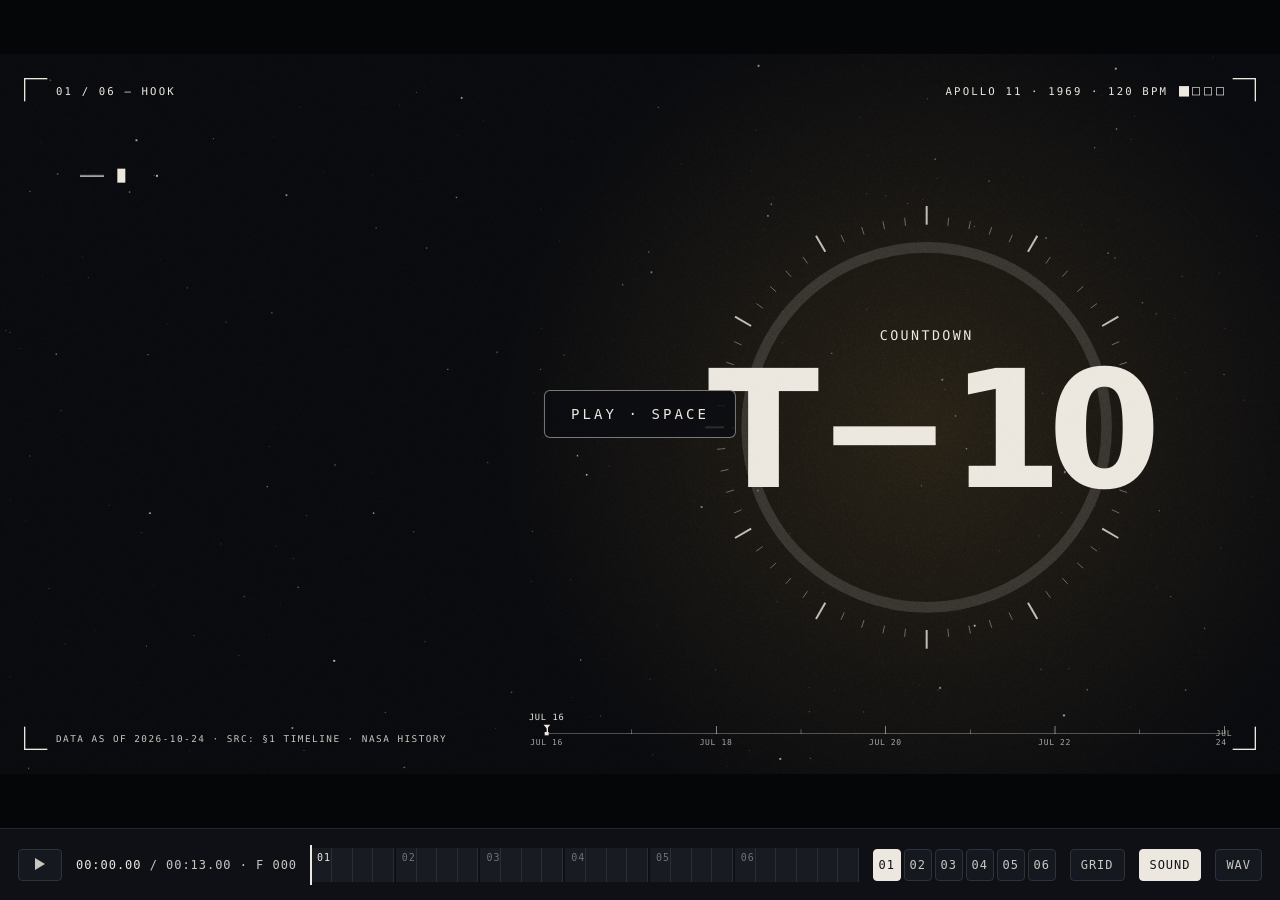
<file: 5. Apollo-11 Motion/index.html>
<!doctype html>
<html lang="ko">
<head>
  <meta charset="utf-8">
  <meta name="viewport" content="width=device-width, initial-scale=1">
  <title>Apollo 11 · 1969 · Motion Graphic</title>
  <meta name="description" content="13초, 120 BPM 데이터 모션그래픽 예시. Apollo 11 미션 데이터셋 기반.">
  <link rel="stylesheet" href="css/tokens.css">
  <link rel="stylesheet" href="css/stage.css">
  <link rel="stylesheet" href="css/hud.css">
  <link rel="stylesheet" href="css/scenes.css">
  <link rel="stylesheet" href="css/controls.css">
</head>
<body>
  <main id="viewport" aria-label="Apollo 11 1969 motion graphic">
    <div id="stage">
      <canvas id="starfield" width="1920" height="1080"></canvas>
      <div id="scenes"></div>
      <div id="transition-layer"></div>
      <div id="grain"></div>
      <div id="hud"></div>
      <div id="beatgrid" hidden></div>
    </div>
  </main>

  <div id="controls" role="toolbar" aria-label="Player controls"></div>

  <script defer src="js/core/util.js"></script>
  <script defer src="js/core/timeline.js"></script>
  <script defer src="js/data.js"></script>
  <script defer src="js/ui/components.js"></script>
  <script defer src="js/ui/vehicles.js"></script>
  <script defer src="js/fx/textures.js"></script>
  <script defer src="js/hud.js"></script>
  <script defer src="js/scenes/01-hook.js"></script>
  <script defer src="js/scenes/02-launch.js"></script>
  <script defer src="js/scenes/03-travel.js"></script>
  <script defer src="js/scenes/04-landing.js"></script>
  <script defer src="js/scenes/05-surface.js"></script>
  <script defer src="js/scenes/06-endcard.js"></script>
  <script defer src="js/transitions.js"></script>
  <script defer src="js/engine.js"></script>
  <script defer src="js/audio.js"></script>
  <script defer src="js/controls.js"></script>
  <script defer src="js/main.js"></script>
</body>
</html>
</file>
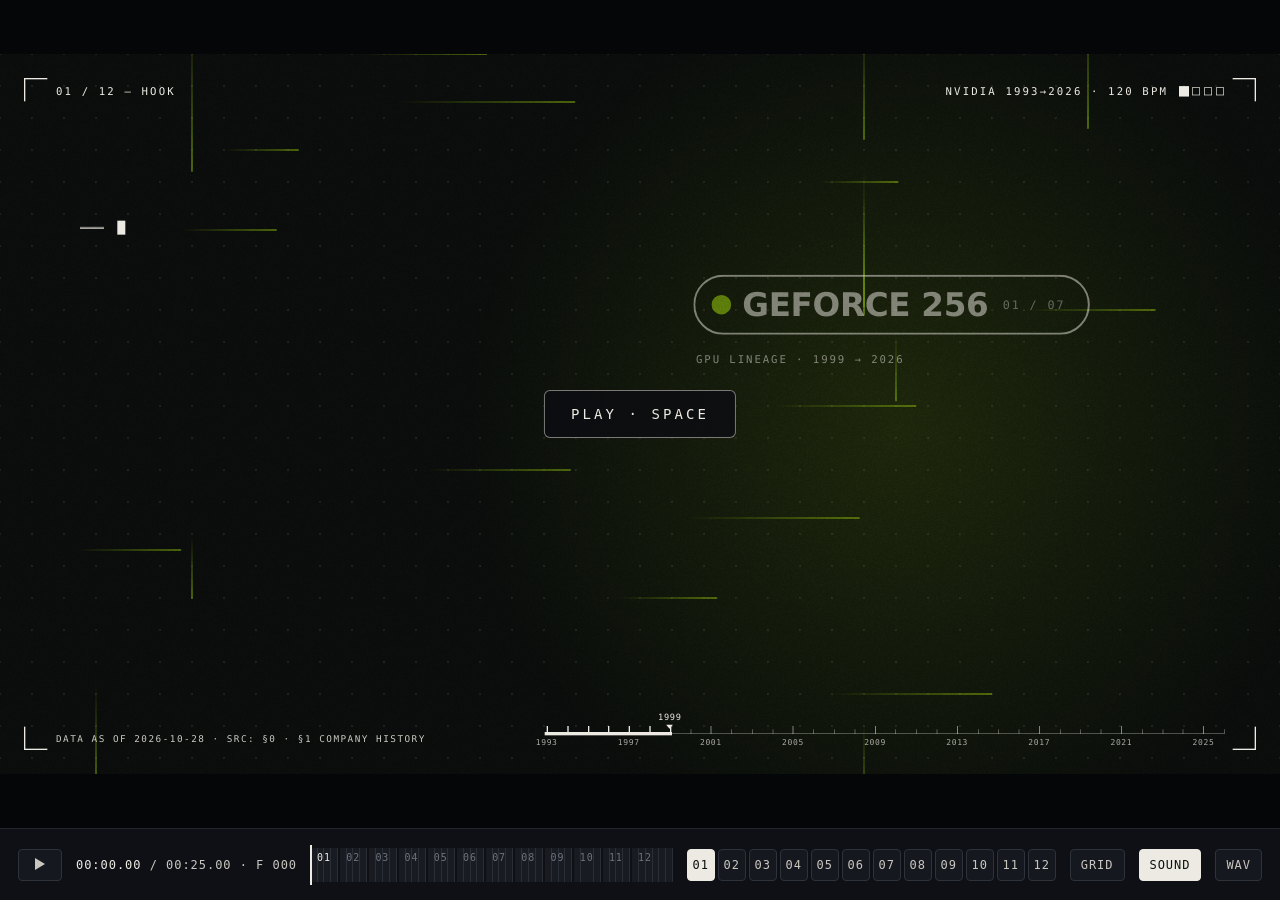
<file: 5. NVIDIA Motion/index.html>
<!doctype html>
<html lang="ko">
<head>
  <meta charset="utf-8">
  <meta name="viewport" content="width=device-width, initial-scale=1">
  <title>NVIDIA 1993—2026 · Motion Graphic</title>
  <meta name="description" content="25초, 120 BPM 데이터 모션그래픽. NVIDIA 1993–2026 데이터셋 기반.">
  <link rel="stylesheet" href="css/tokens.css">
  <link rel="stylesheet" href="css/stage.css">
  <link rel="stylesheet" href="css/hud.css">
  <link rel="stylesheet" href="css/scenes.css">
  <link rel="stylesheet" href="css/controls.css">
</head>
<body>
  <main id="viewport" aria-label="NVIDIA 1993—2026 motion graphic">
    <div id="stage">
      <canvas id="bgfx" width="1920" height="1080"></canvas>
      <div id="scenes"></div>
      <div id="transition-layer"></div>
      <div id="grain"></div>
      <div id="hud"></div>
      <div id="beatgrid" hidden></div>
    </div>
  </main>

  <div id="controls" role="toolbar" aria-label="Player controls"></div>

  <svg width="0" height="0" style="position:absolute" aria-hidden="true">
    <filter id="ch-r" color-interpolation-filters="sRGB"><feColorMatrix type="matrix" values="1 0 0 0 0  0 0 0 0 0  0 0 0 0 0  0 0 0 1 0"/></filter>
    <filter id="ch-g" color-interpolation-filters="sRGB"><feColorMatrix type="matrix" values="0 0 0 0 0  0 1 0 0 0  0 0 0 0 0  0 0 0 1 0"/></filter>
    <filter id="ch-b" color-interpolation-filters="sRGB"><feColorMatrix type="matrix" values="0 0 0 0 0  0 0 0 0 0  0 0 1 0 0  0 0 0 1 0"/></filter>
    <filter id="mblur" x="-10%" y="0" width="120%" height="100%"><feGaussianBlur id="mblur-k" stdDeviation="0 0"/></filter>
  </svg>

  <script defer src="js/core/util.js"></script>
  <script defer src="js/core/timeline.js"></script>
  <script defer src="js/data.js"></script>
  <script defer src="js/ui/components.js"></script>
  <script defer src="js/fx/textures.js"></script>
  <script defer src="js/hud.js"></script>
  <script defer src="js/scenes/01-hook.js"></script>
  <script defer src="js/scenes/02-ipo.js"></script>
  <script defer src="js/scenes/03-gpu.js"></script>
  <script defer src="js/scenes/04-cuda.js"></script>
  <script defer src="js/scenes/05-alexnet.js"></script>
  <script defer src="js/scenes/06-transistors.js"></script>
  <script defer src="js/scenes/07-datacenter.js"></script>
  <script defer src="js/scenes/08-revenue.js"></script>
  <script defer src="js/scenes/09-marketcap.js"></script>
  <script defer src="js/scenes/10-quarter.js"></script>
  <script defer src="js/scenes/11-montage.js"></script>
  <script defer src="js/scenes/12-endcard.js"></script>
  <script defer src="js/transitions.js"></script>
  <script defer src="js/engine.js"></script>
  <script defer src="js/audio.js"></script>
  <script defer src="js/controls.js"></script>
  <script defer src="js/main.js"></script>
</body>
</html>
</file>
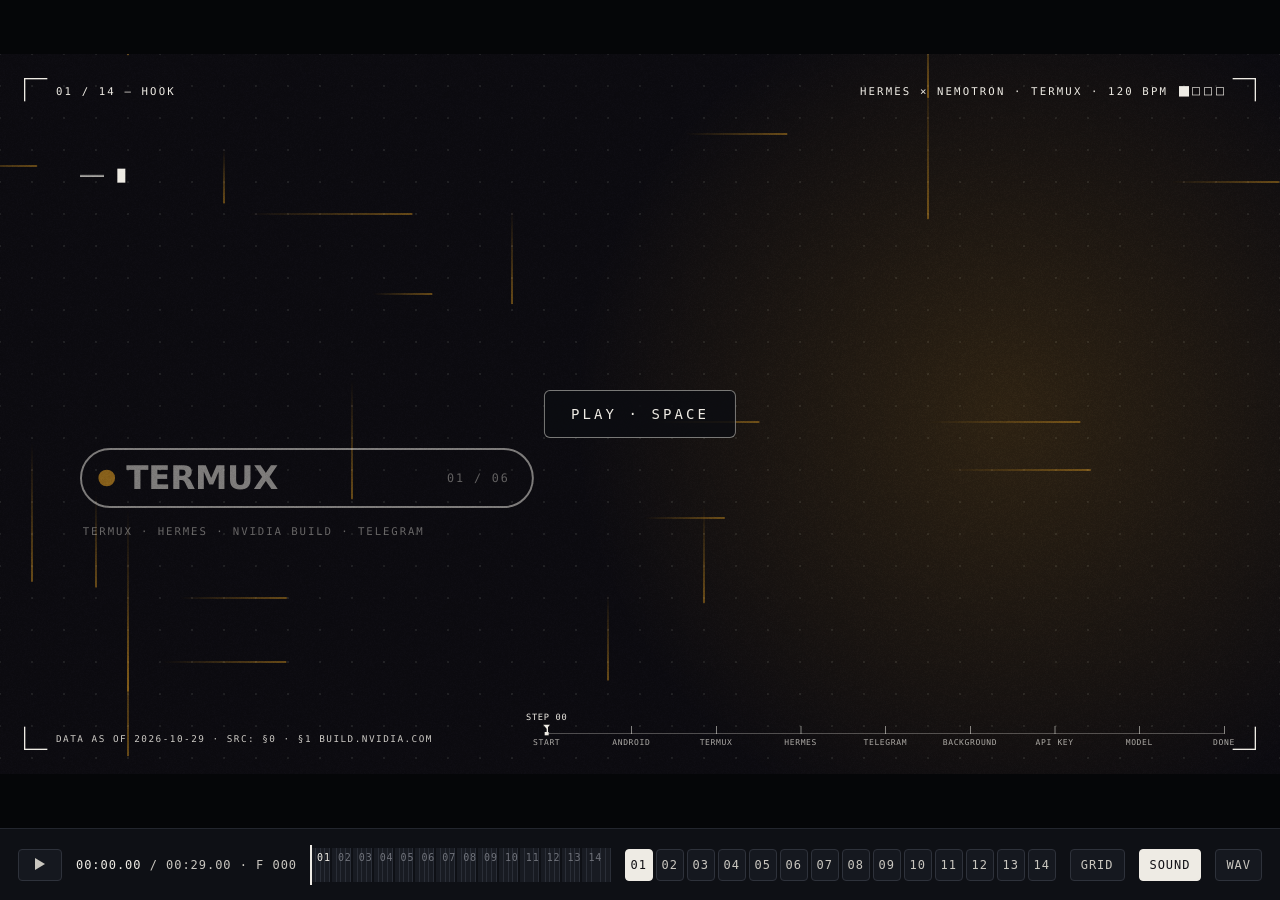
<file: 6. Hermes-Nemotron Motion/index.html>
<!doctype html>
<html lang="ko">
<head>
  <meta charset="utf-8">
  <meta name="viewport" content="width=device-width, initial-scale=1">
  <title>Hermes × Nemotron on Termux · Motion Graphic</title>
  <meta name="description" content="29초, 120 BPM 모션그래픽. 안드로이드 Termux에서 Hermes Agent와 Nemotron 3 Ultra 무료 API, 텔레그램으로 AI 자동화하기.">
  <link rel="stylesheet" href="css/tokens.css">
  <link rel="stylesheet" href="css/stage.css">
  <link rel="stylesheet" href="css/hud.css">
  <link rel="stylesheet" href="css/scenes.css">
  <link rel="stylesheet" href="css/controls.css">
</head>
<body>
  <main id="viewport" aria-label="Hermes × Nemotron on Termux motion graphic">
    <div id="stage">
      <canvas id="bgfx" width="1920" height="1080"></canvas>
      <div id="scenes"></div>
      <div id="transition-layer"></div>
      <div id="grain"></div>
      <div id="hud"></div>
      <div id="beatgrid" hidden></div>
    </div>
  </main>

  <div id="controls" role="toolbar" aria-label="Player controls"></div>

  <svg width="0" height="0" style="position:absolute" aria-hidden="true">
    <filter id="ch-r" color-interpolation-filters="sRGB"><feColorMatrix type="matrix" values="1 0 0 0 0  0 0 0 0 0  0 0 0 0 0  0 0 0 1 0"/></filter>
    <filter id="ch-g" color-interpolation-filters="sRGB"><feColorMatrix type="matrix" values="0 0 0 0 0  0 1 0 0 0  0 0 0 0 0  0 0 0 1 0"/></filter>
    <filter id="ch-b" color-interpolation-filters="sRGB"><feColorMatrix type="matrix" values="0 0 0 0 0  0 0 0 0 0  0 0 1 0 0  0 0 0 1 0"/></filter>
    <filter id="mblur" x="-10%" y="0" width="120%" height="100%"><feGaussianBlur id="mblur-k" stdDeviation="0 0"/></filter>
  </svg>

  <script defer src="js/core/util.js"></script>
  <script defer src="js/core/timeline.js"></script>
  <script defer src="js/data.js"></script>
  <script defer src="js/ui/components.js"></script>
  <script defer src="js/ui/devices.js"></script>
  <script defer src="js/fx/textures.js"></script>
  <script defer src="js/hud.js"></script>
  <script defer src="js/scenes/01-hook.js"></script>
  <script defer src="js/scenes/02-android.js"></script>
  <script defer src="js/scenes/03-termux.js"></script>
  <script defer src="js/scenes/04-install.js"></script>
  <script defer src="js/scenes/05-telegram.js"></script>
  <script defer src="js/scenes/06-gpt.js"></script>
  <script defer src="js/scenes/07-background.js"></script>
  <script defer src="js/scenes/08-key.js"></script>
  <script defer src="js/scenes/09-model.js"></script>
  <script defer src="js/scenes/10-free.js"></script>
  <script defer src="js/scenes/11-done.js"></script>
  <script defer src="js/scenes/12-skills.js"></script>
  <script defer src="js/scenes/13-montage.js"></script>
  <script defer src="js/scenes/14-endcard.js"></script>
  <script defer src="js/transitions.js"></script>
  <script defer src="js/engine.js"></script>
  <script defer src="js/audio.js"></script>
  <script defer src="js/controls.js"></script>
  <script defer src="js/main.js"></script>
</body>
</html>
</file>
<file: 5. Apollo-11 Motion/css/tokens.css>
/* Design tokens: palette, type stacks. Fonts resolve from the local system only (no network). */

@font-face {
  font-family: 'SX Display';
  src: local('Pretendard Black'), local('Pretendard-Black'), local('Pretendard Variable Black');
  font-weight: 900;
  font-style: normal;
}
@font-face {
  font-family: 'SX Display';
  src: local('Pretendard Bold'), local('Pretendard-Bold');
  font-weight: 700;
  font-style: normal;
}
@font-face {
  font-family: 'SX Mono';
  src: local('JetBrains Mono'), local('JetBrainsMono-Regular');
  font-weight: 400;
  font-style: normal;
}
@font-face {
  font-family: 'SX Mono';
  src: local('JetBrains Mono Bold'), local('JetBrainsMono-Bold');
  font-weight: 700;
  font-style: normal;
}

:root {
  --space: #0A0B0F;
  --red: #E4412B;
  --teal: #17707F;
  --paper: #ECE8DF;
  --gold: #E8B547;
  --ink: #121316;

  --f-display: 'SX Display', 'Pretendard Variable', 'Noto Sans KR', 'Apple SD Gothic Neo',
    'Malgun Gothic', system-ui, sans-serif;
  --f-mono: 'SX Mono', 'JetBrains Mono', 'Cascadia Mono', 'SF Mono', Menlo, Consolas, monospace;

  --ctrl-h: 72px;
}
</file>
<file: 5. Apollo-11 Motion/css/stage.css>
/* Viewport, fixed 1920×1080 stage and global layers */

html,
body {
  margin: 0;
  height: 100%;
  background: #050608;
  color: var(--paper);
  overflow: hidden;
}

#viewport {
  position: fixed;
  inset: 0 0 var(--ctrl-h) 0;
  overflow: hidden;
}

#stage {
  position: absolute;
  left: 0;
  top: 0;
  width: 1920px;
  height: 1080px;
  transform-origin: 0 0;
  overflow: hidden;
  background: var(--space);
  font-variant-numeric: tabular-nums;
  -webkit-font-smoothing: antialiased;
  text-rendering: geometricPrecision;
}

#starfield,
#scenes,
#transition-layer,
#grain,
#hud,
#beatgrid {
  position: absolute;
  inset: 0;
  width: 1920px;
  height: 1080px;
}

#transition-layer,
#grain,
#hud,
#beatgrid {
  pointer-events: none;
}

#starfield { z-index: 0; }
#scenes { z-index: 1; }
#transition-layer { z-index: 2; }
#grain { z-index: 3; }
#hud { z-index: 5; }
#beatgrid { z-index: 6; }

#grain {
  opacity: 0.11;
  mix-blend-mode: soft-light;
  background-size: 256px 256px;
}

/* Capture mode: stage pinned at 1:1, no chrome */
body.capture {
  background: var(--space);
}
body.capture #viewport {
  inset: 0;
}
body.capture #controls,
body.capture #bigplay {
  display: none !important;
}

/* Beat grid overlay (toggle) */
#beatgrid {
  color: var(--gold);
  font-family: var(--f-mono);
}
#beatgrid .bg-col {
  position: absolute;
  top: 0;
  bottom: 0;
  width: 1px;
  background: currentColor;
  opacity: 0.22;
}
#beatgrid .bg-safe {
  position: absolute;
  left: 96px;
  top: 54px;
  right: 96px;
  bottom: 54px;
  border: 1px dashed currentColor;
  opacity: 0.35;
}
#beatgrid .bg-flash {
  position: absolute;
  left: 0;
  right: 0;
  top: 0;
  height: 10px;
  background: currentColor;
}
#beatgrid .bg-read {
  position: absolute;
  left: 50%;
  top: 110px;
  transform: translateX(-50%);
  padding: 10px 16px;
  font-size: 22px;
  letter-spacing: 0.12em;
  color: var(--ink);
  background: var(--gold);
  white-space: pre;
}
#beatgrid .bg-cells {
  position: absolute;
  left: 50%;
  top: 170px;
  transform: translateX(-50%);
  display: flex;
  gap: 8px;
}
#beatgrid .bg-cells i {
  width: 40px;
  height: 12px;
  border: 2px solid var(--gold);
}
#beatgrid .bg-cells i.on {
  background: var(--gold);
}
</file>
<file: 5. Apollo-11 Motion/css/hud.css>
/* Persistent HUD: crop marks, scene id, beat cells, year ruler, data source line */

#hud {
  color: var(--hud-fg, var(--paper));
  font-family: var(--f-mono);
  font-size: 16px;
  letter-spacing: 0.2em;
  text-transform: uppercase;
  z-index: 5;
}

.crop {
  position: absolute;
  width: 28px;
  height: 28px;
  border-color: currentColor;
  border-style: solid;
  border-width: 0;
}
.crop.tl { left: 36px; top: 36px; border-left-width: 2px; border-top-width: 2px; }
.crop.tr { right: 36px; top: 36px; border-right-width: 2px; border-top-width: 2px; }
.crop.bl { left: 36px; bottom: 36px; border-left-width: 2px; border-bottom-width: 2px; }
.crop.br { right: 36px; bottom: 36px; border-right-width: 2px; border-bottom-width: 2px; }

.hud-tl {
  position: absolute;
  left: 84px;
  top: 46px;
  white-space: nowrap;
}

.hud-tr {
  position: absolute;
  right: 84px;
  top: 46px;
  display: flex;
  align-items: center;
  gap: 18px;
  white-space: nowrap;
}
.hud-beats {
  display: flex;
  gap: 6px;
}
.hud-beats i {
  display: block;
  width: 12px;
  height: 12px;
  border: 1.5px solid currentColor;
  box-sizing: border-box;
}
.hud-beats i.on {
  background: currentColor;
}

.hud-src {
  position: absolute;
  left: 84px;
  bottom: 44px;
  font-size: 14px;
  letter-spacing: 0.16em;
  white-space: nowrap;
  opacity: 0.85;
}

.hud-ruler {
  position: absolute;
  left: 820px;
  width: 1016px;
  bottom: 46px;
  height: 40px;
}
.hud-ruler .base {
  position: absolute;
  left: 0;
  right: 0;
  bottom: 14px;
  height: 1px;
  background: currentColor;
  opacity: 0.45;
}
.hud-ruler .tick {
  position: absolute;
  bottom: 14px;
  width: 1px;
  height: 7px;
  background: currentColor;
  opacity: 0.5;
}
.hud-ruler .tick.major {
  height: 12px;
  opacity: 0.8;
}
.hud-ruler .tick.lit {
  opacity: 1;
  height: 12px;
  width: 2px;
}
.hud-ruler .lbl {
  position: absolute;
  bottom: -6px;
  font-size: 12px;
  letter-spacing: 0.08em;
  transform: translateX(-50%);
  opacity: 0.7;
}
.hud-ruler .hl {
  position: absolute;
  bottom: 12px;
  height: 5px;
  background: currentColor;
}
.hud-ruler .mark {
  position: absolute;
  bottom: 22px;
  transform: translateX(-50%);
  font-size: 13px;
  letter-spacing: 0.08em;
  white-space: nowrap;
}
.hud-ruler .mark::after {
  content: '';
  display: block;
  width: 0;
  height: 0;
  margin: 3px auto 0;
  border-left: 5px solid transparent;
  border-right: 5px solid transparent;
  border-top: 6px solid currentColor;
}
</file>
<file: 5. Apollo-11 Motion/css/scenes.css>
/* Scene roots, shared motion components and per-scene details */

.scene {
  position: absolute;
  inset: 0;
  overflow: hidden;
  color: var(--fg);
}
.scene.bg-dark  { --fg: var(--paper); --bg: var(--space); --accent: var(--gold); background: transparent; }
.scene.bg-red   { --fg: var(--ink);   --bg: var(--red);   --accent: var(--paper); background: var(--red); }
.scene.bg-teal  { --fg: var(--paper); --bg: var(--teal);  --accent: var(--gold); background: var(--teal); }
.scene.bg-paper { --fg: var(--ink);   --bg: var(--paper); --accent: var(--red); background: var(--paper); }
.scene.bg-gold  { --fg: var(--ink);   --bg: var(--gold);  --accent: var(--red); background: var(--gold); }
.cam {
  position: absolute;
  inset: 0;
  transform-origin: 960px 540px;
}
.cam > *,
.abs {
  position: absolute;
}
.full {
  left: 0;
  top: 0;
  width: 1920px;
  height: 1080px;
  overflow: visible;
}

/* ---------- textures ---------- */

.blueprint {
  inset: -200px;
  background-image:
    linear-gradient(rgba(18, 19, 22, 0.075) 1px, transparent 1px),
    linear-gradient(90deg, rgba(18, 19, 22, 0.075) 1px, transparent 1px),
    linear-gradient(rgba(18, 19, 22, 0.12) 1px, transparent 1px),
    linear-gradient(90deg, rgba(18, 19, 22, 0.12) 1px, transparent 1px);
  background-size: 40px 40px, 40px 40px, 200px 200px, 200px 200px;
}

.dotgrid {
  inset: 0;
  background-image: radial-gradient(circle, rgba(236, 232, 223, 0.28) 1.3px, transparent 1.9px);
  background-size: 30px 30px;
}

.glow {
  width: 1400px;
  height: 1400px;
  margin: -700px 0 0 -700px;
  border-radius: 50%;
  pointer-events: none;
}

/* ---------- type ---------- */

.headline {
  font-family: var(--f-display);
  font-weight: 900;
  line-height: 1.08;
  letter-spacing: -0.035em;
  white-space: nowrap;
}
.hl-line {
  display: block;
}
.headline .ch {
  display: inline-block;
  white-space: pre;
}

.caption {
  display: flex;
  align-items: center;
  font-family: var(--f-mono);
  font-size: 20px;
  letter-spacing: 0.2em;
  text-transform: uppercase;
  white-space: pre;
}
.caption::before {
  content: '';
  width: 36px;
  height: 2px;
  margin-right: 16px;
  background: currentColor;
}
.cap-cur {
  display: inline-block;
  width: 0.62em;
  height: 1.05em;
  margin-left: 4px;
  background: currentColor;
}

.mono {
  font-family: var(--f-mono);
  font-size: 16px;
  letter-spacing: 0.18em;
  text-transform: uppercase;
  white-space: nowrap;
}

.counter {
  font-family: var(--f-display);
  font-weight: 900;
  line-height: 1;
  letter-spacing: -0.02em;
  white-space: nowrap;
  font-variant-numeric: tabular-nums;
}
.counter span {
  display: inline-block;
  white-space: pre;
}
.counter .d {
  width: 0.6em;
  text-align: center;
}
.counter .p {
  width: 0.26em;
  text-align: center;
}

.chip {
  padding: 10px 16px 9px;
  border: 2px solid currentColor;
  font-family: var(--f-mono);
  font-size: 18px;
  letter-spacing: 0.14em;
  text-transform: uppercase;
  white-space: nowrap;
  transform-origin: 0 50%;
}
.chip b {
  font-family: var(--f-display);
  font-weight: 900;
  letter-spacing: -0.01em;
  font-size: 1.35em;
  margin-left: 10px;
}

/* ---------- stamp ---------- */

.stamp {
  color: var(--stamp-color, var(--red));
  transform-origin: 50% 50%;
}
.stamp-in {
  padding: 14px 26px 12px;
  border: 5px solid currentColor;
  outline: 2px solid currentColor;
  outline-offset: 5px;
  text-align: center;
  -webkit-mask-image: var(--stamp-mask);
  mask-image: var(--stamp-mask);
  -webkit-mask-size: 220px 220px;
  mask-size: 220px 220px;
}
.stamp-main {
  font-family: var(--f-display);
  font-weight: 900;
  font-size: 64px;
  line-height: 1;
  letter-spacing: 0.04em;
  white-space: nowrap;
}
.stamp-sub {
  margin-top: 8px;
  font-family: var(--f-mono);
  font-size: 14px;
  letter-spacing: 0.22em;
  white-space: nowrap;
}

/* ---------- 02 launch ---------- */

.ruler-lbl {
  font-family: var(--f-mono);
  font-size: 14px;
  letter-spacing: 0.14em;
  transform: translateY(-50%);
  white-space: nowrap;
}

/* ---------- 05 surface ---------- */

.dial-lbl {
  font-family: var(--f-mono);
  font-size: 16px;
  letter-spacing: 0.12em;
  transform: translate(-50%, -50%);
}

/* ---------- 06 end card ---------- */

.subcopy {
  font-family: var(--f-display);
  font-weight: 700;
  font-size: 34px;
  line-height: 1.2;
  letter-spacing: -0.01em;
  white-space: nowrap;
}
.title {
  font-family: var(--f-display);
  font-weight: 900;
  font-size: 118px;
  line-height: 1;
  letter-spacing: -0.01em;
  white-space: nowrap;
}
</file>
<file: 5. Apollo-11 Motion/css/controls.css>
/* Player chrome (outside the stage, hidden in capture mode) */

#controls {
  position: fixed;
  left: 0;
  right: 0;
  bottom: 0;
  height: var(--ctrl-h);
  display: flex;
  align-items: center;
  gap: 14px;
  padding: 0 18px;
  box-sizing: border-box;
  background: #0E1015;
  border-top: 1px solid #23262E;
  color: #C9C6BF;
  font: 12px/1 var(--f-mono);
  letter-spacing: 0.08em;
  user-select: none;
}

#controls button {
  height: 32px;
  min-width: 32px;
  padding: 0 10px;
  border: 1px solid #2E323B;
  border-radius: 4px;
  background: #15181F;
  color: inherit;
  font: inherit;
  letter-spacing: inherit;
  cursor: pointer;
  transition: background-color 120ms ease-out, border-color 120ms ease-out;
}
#controls button:hover {
  background: #1D212A;
  border-color: #3B404B;
}
#controls button:focus-visible {
  outline: 2px solid var(--gold);
  outline-offset: 1px;
}
#controls button[aria-pressed='true'] {
  background: var(--paper);
  border-color: var(--paper);
  color: var(--ink);
}
#controls .play {
  width: 44px;
  font-size: 14px;
}

.c-time {
  min-width: 190px;
  white-space: nowrap;
  font-variant-numeric: tabular-nums;
}
.c-time b {
  color: var(--paper);
  font-weight: 400;
}

.c-scrub {
  position: relative;
  flex: 1;
  height: 34px;
  cursor: pointer;
  touch-action: none;
}
.c-segs {
  position: absolute;
  inset: 0;
  display: flex;
  gap: 2px;
}
.c-seg {
  position: relative;
  height: 100%;
  background: #181B22;
  background-image: repeating-linear-gradient(90deg, transparent 0 calc(var(--bw) - 1px), #2A2E37 calc(var(--bw) - 1px) var(--bw));
  overflow: hidden;
}
.c-seg span {
  position: absolute;
  left: 6px;
  top: 5px;
  font-size: 10px;
  color: #6F727A;
  pointer-events: none;
}
.c-seg.on span {
  color: var(--paper);
}
.c-fill {
  position: absolute;
  left: 0;
  top: auto;
  bottom: 0;
  height: 3px;
  background: var(--red);
  pointer-events: none;
}
.c-head {
  position: absolute;
  top: -3px;
  bottom: -3px;
  width: 2px;
  margin-left: -1px;
  background: var(--paper);
  pointer-events: none;
}

.c-scenes {
  display: flex;
  gap: 3px;
}
#controls .c-scenes button {
  min-width: 28px;
  padding: 0 4px;
}

@media (max-width: 1100px) {
  .c-scenes {
    display: none;
  }
}
@media (max-width: 640px) {
  .c-time {
    min-width: 0;
  }
  .c-time .c-frame {
    display: none;
  }
}

#bigplay {
  position: fixed;
  left: 50%;
  top: calc((100% - var(--ctrl-h)) / 2);
  transform: translate(-50%, -50%);
  padding: 16px 26px;
  border: 1px solid rgba(232, 229, 222, 0.5);
  border-radius: 6px;
  background: rgba(11, 13, 18, 0.82);
  color: var(--paper);
  font: 14px/1 var(--f-mono);
  letter-spacing: 0.22em;
  cursor: pointer;
}
#bigplay:hover {
  background: rgba(11, 13, 18, 0.95);
}
#bigplay[hidden] {
  display: none;
}
</file>
<file: 5. NVIDIA Motion/css/tokens.css>
/* Design tokens: palette, type stacks. Fonts resolve from the local system only (no network). */

@font-face {
  font-family: 'SX Display';
  src: local('Pretendard Black'), local('Pretendard-Black'), local('Pretendard Variable Black');
  font-weight: 900;
  font-style: normal;
}
@font-face {
  font-family: 'SX Display';
  src: local('Pretendard Bold'), local('Pretendard-Bold');
  font-weight: 700;
  font-style: normal;
}
@font-face {
  font-family: 'SX Mono';
  src: local('JetBrains Mono'), local('JetBrainsMono-Regular');
  font-weight: 400;
  font-style: normal;
}
@font-face {
  font-family: 'SX Mono';
  src: local('JetBrains Mono Bold'), local('JetBrainsMono-Bold');
  font-weight: 700;
  font-style: normal;
}

:root {
  --die: #0A0D0B;
  --volt: #A8E10C;
  --tensor: #5B3DF5;
  --paper: #ECEAE3;
  --heat: #FF5136;
  --ink: #0E100F;

  --f-display: 'SX Display', 'Pretendard Variable', 'Noto Sans KR', 'Apple SD Gothic Neo',
    'Malgun Gothic', system-ui, sans-serif;
  --f-mono: 'SX Mono', 'JetBrains Mono', 'Cascadia Mono', 'SF Mono', Menlo, Consolas, monospace;

  --ctrl-h: 72px;
}
</file>
<file: 5. NVIDIA Motion/css/stage.css>
/* Viewport, fixed 1920×1080 stage and global layers */

html,
body {
  margin: 0;
  height: 100%;
  background: #050608;
  color: var(--paper);
  overflow: hidden;
}

#viewport {
  position: fixed;
  inset: 0 0 var(--ctrl-h) 0;
  overflow: hidden;
}

#stage {
  position: absolute;
  left: 0;
  top: 0;
  width: 1920px;
  height: 1080px;
  transform-origin: 0 0;
  overflow: hidden;
  background: var(--die);
  font-variant-numeric: tabular-nums;
  -webkit-font-smoothing: antialiased;
  text-rendering: geometricPrecision;
}

#bgfx,
#scenes,
#transition-layer,
#grain,
#hud,
#beatgrid {
  position: absolute;
  inset: 0;
  width: 1920px;
  height: 1080px;
}

#transition-layer,
#grain,
#hud,
#beatgrid {
  pointer-events: none;
}

#bgfx { z-index: 0; }
#scenes { z-index: 1; }
#transition-layer { z-index: 2; }
#grain { z-index: 3; }
#hud { z-index: 5; }
#beatgrid { z-index: 6; }

#grain {
  opacity: 0.11;
  mix-blend-mode: soft-light;
  background-size: 256px 256px;
}

/* Capture mode: stage pinned at 1:1, no chrome */
body.capture {
  background: var(--die);
}
body.capture #viewport {
  inset: 0;
}
body.capture #controls,
body.capture #bigplay {
  display: none !important;
}

/* Beat grid overlay (toggle) */
#beatgrid {
  color: var(--volt);
  font-family: var(--f-mono);
}
#beatgrid .bg-col {
  position: absolute;
  top: 0;
  bottom: 0;
  width: 1px;
  background: currentColor;
  opacity: 0.22;
}
#beatgrid .bg-safe {
  position: absolute;
  left: 96px;
  top: 54px;
  right: 96px;
  bottom: 54px;
  border: 1px dashed currentColor;
  opacity: 0.35;
}
#beatgrid .bg-flash {
  position: absolute;
  left: 0;
  right: 0;
  top: 0;
  height: 10px;
  background: currentColor;
}
#beatgrid .bg-read {
  position: absolute;
  left: 50%;
  top: 110px;
  transform: translateX(-50%);
  padding: 10px 16px;
  font-size: 22px;
  letter-spacing: 0.12em;
  color: var(--ink);
  background: var(--volt);
  white-space: pre;
}
#beatgrid .bg-cells {
  position: absolute;
  left: 50%;
  top: 170px;
  transform: translateX(-50%);
  display: flex;
  gap: 8px;
}
#beatgrid .bg-cells i {
  width: 40px;
  height: 12px;
  border: 2px solid var(--volt);
}
#beatgrid .bg-cells i.on {
  background: var(--volt);
}
</file>
<file: 5. NVIDIA Motion/css/hud.css>
/* Persistent HUD: crop marks, scene id, beat cells, year ruler, data source line */

#hud {
  color: var(--hud-fg, var(--paper));
  font-family: var(--f-mono);
  font-size: 16px;
  letter-spacing: 0.2em;
  text-transform: uppercase;
  z-index: 5;
}

.crop {
  position: absolute;
  width: 28px;
  height: 28px;
  border-color: currentColor;
  border-style: solid;
  border-width: 0;
}
.crop.tl { left: 36px; top: 36px; border-left-width: 2px; border-top-width: 2px; }
.crop.tr { right: 36px; top: 36px; border-right-width: 2px; border-top-width: 2px; }
.crop.bl { left: 36px; bottom: 36px; border-left-width: 2px; border-bottom-width: 2px; }
.crop.br { right: 36px; bottom: 36px; border-right-width: 2px; border-bottom-width: 2px; }

.hud-tl {
  position: absolute;
  left: 84px;
  top: 46px;
  white-space: nowrap;
}

.hud-tr {
  position: absolute;
  right: 84px;
  top: 46px;
  display: flex;
  align-items: center;
  gap: 18px;
  white-space: nowrap;
}
.hud-beats {
  display: flex;
  gap: 6px;
}
.hud-beats i {
  display: block;
  width: 12px;
  height: 12px;
  border: 1.5px solid currentColor;
  box-sizing: border-box;
}
.hud-beats i.on {
  background: currentColor;
}

.hud-src {
  position: absolute;
  left: 84px;
  bottom: 44px;
  font-size: 14px;
  letter-spacing: 0.16em;
  white-space: nowrap;
  opacity: 0.85;
}

.hud-ruler {
  position: absolute;
  left: 820px;
  width: 1016px;
  bottom: 46px;
  height: 40px;
}
.hud-ruler .base {
  position: absolute;
  left: 0;
  right: 0;
  bottom: 14px;
  height: 1px;
  background: currentColor;
  opacity: 0.45;
}
.hud-ruler .tick {
  position: absolute;
  bottom: 14px;
  width: 1px;
  height: 7px;
  background: currentColor;
  opacity: 0.5;
}
.hud-ruler .tick.major {
  height: 12px;
  opacity: 0.8;
}
.hud-ruler .tick.lit {
  opacity: 1;
  height: 12px;
  width: 2px;
}
.hud-ruler .lbl {
  position: absolute;
  bottom: -6px;
  font-size: 12px;
  letter-spacing: 0.08em;
  transform: translateX(-50%);
  opacity: 0.7;
}
.hud-ruler .hl {
  position: absolute;
  bottom: 12px;
  height: 5px;
  background: currentColor;
}
.hud-ruler .mark {
  position: absolute;
  bottom: 22px;
  transform: translateX(-50%);
  font-size: 13px;
  letter-spacing: 0.08em;
  white-space: nowrap;
}
.hud-ruler .mark::after {
  content: '';
  display: block;
  width: 0;
  height: 0;
  margin: 3px auto 0;
  border-left: 5px solid transparent;
  border-right: 5px solid transparent;
  border-top: 6px solid currentColor;
}
</file>
<file: 5. NVIDIA Motion/css/scenes.css>
/* Scene roots, shared motion components and per-scene details */

.scene {
  position: absolute;
  inset: 0;
  overflow: hidden;
  color: var(--fg);
}
.scene.bg-dark   { --fg: var(--paper); --bg: var(--die);    --accent: var(--volt);   background: transparent; }
.scene.bg-volt   { --fg: var(--ink);   --bg: var(--volt);   --accent: var(--tensor); background: var(--volt); }
.scene.bg-tensor { --fg: var(--paper); --bg: var(--tensor); --accent: var(--volt);   background: var(--tensor); }
.scene.bg-paper  { --fg: var(--ink);   --bg: var(--paper);  --accent: var(--heat);   background: var(--paper); }
.scene.bg-heat   { --fg: var(--ink);   --bg: var(--heat);   --accent: var(--paper);  background: var(--heat); }

.cam {
  position: absolute;
  inset: 0;
  transform-origin: 960px 540px;
}
.cam > *,
.abs {
  position: absolute;
}
.full {
  left: 0;
  top: 0;
  width: 1920px;
  height: 1080px;
  overflow: visible;
}

/* ---------- textures ---------- */

.blueprint {
  inset: -200px;
  background-image:
    linear-gradient(rgba(14, 16, 15, 0.075) 1px, transparent 1px),
    linear-gradient(90deg, rgba(14, 16, 15, 0.075) 1px, transparent 1px),
    linear-gradient(rgba(14, 16, 15, 0.12) 1px, transparent 1px),
    linear-gradient(90deg, rgba(14, 16, 15, 0.12) 1px, transparent 1px);
  background-size: 40px 40px, 40px 40px, 200px 200px, 200px 200px;
}

.dotgrid {
  inset: 0;
  background-image: radial-gradient(circle, rgba(232, 229, 222, 0.28) 1.3px, transparent 1.9px);
  background-size: 30px 30px;
}

.glow {
  width: 1400px;
  height: 1400px;
  margin: -700px 0 0 -700px;
  border-radius: 50%;
  pointer-events: none;
}

/* ---------- type ---------- */

.headline {
  font-family: var(--f-display);
  font-weight: 900;
  line-height: 1.08;
  letter-spacing: -0.035em;
  white-space: nowrap;
}
.hl-line {
  display: block;
}
.headline .ch {
  display: inline-block;
  white-space: pre;
}

.caption {
  display: flex;
  align-items: center;
  font-family: var(--f-mono);
  font-size: 20px;
  letter-spacing: 0.2em;
  text-transform: uppercase;
  white-space: pre;
}
.caption::before {
  content: '';
  width: 36px;
  height: 2px;
  margin-right: 16px;
  background: currentColor;
}
.cap-cur {
  display: inline-block;
  width: 0.62em;
  height: 1.05em;
  margin-left: 4px;
  background: currentColor;
}

.mono {
  font-family: var(--f-mono);
  font-size: 16px;
  letter-spacing: 0.18em;
  text-transform: uppercase;
  white-space: nowrap;
}

.counter {
  font-family: var(--f-display);
  font-weight: 900;
  line-height: 1;
  letter-spacing: -0.02em;
  white-space: nowrap;
  font-variant-numeric: tabular-nums;
}
.counter span {
  display: inline-block;
  white-space: pre;
}
.counter .d {
  width: 0.6em;
  text-align: center;
}
.counter .p {
  width: 0.26em;
  text-align: center;
}

.chip {
  padding: 10px 16px 9px;
  border: 2px solid currentColor;
  font-family: var(--f-mono);
  font-size: 18px;
  letter-spacing: 0.14em;
  text-transform: uppercase;
  white-space: nowrap;
  transform-origin: 0 50%;
}
.chip b {
  font-family: var(--f-display);
  font-weight: 900;
  letter-spacing: -0.01em;
  font-size: 1.35em;
  margin-left: 10px;
}

/* ---------- stamp ---------- */

.stamp {
  color: var(--stamp-color, var(--heat));
  transform-origin: 50% 50%;
}
.stamp-in {
  padding: 14px 26px 12px;
  border: 5px solid currentColor;
  outline: 2px solid currentColor;
  outline-offset: 5px;
  text-align: center;
  -webkit-mask-image: var(--stamp-mask);
  mask-image: var(--stamp-mask);
  -webkit-mask-size: 220px 220px;
  mask-size: 220px 220px;
}
.stamp-main {
  font-family: var(--f-display);
  font-weight: 900;
  font-size: 64px;
  line-height: 1;
  letter-spacing: 0.04em;
  white-space: nowrap;
}
.stamp-sub {
  margin-top: 8px;
  font-family: var(--f-mono);
  font-size: 14px;
  letter-spacing: 0.22em;
  white-space: nowrap;
}

/* ---------- 01 hook ---------- */

.pill {
  display: flex;
  align-items: center;
  gap: 22px;
  height: 92px;
  padding: 0 34px 0 30px;
  border: 3px solid currentColor;
  border-radius: 46px;
  box-sizing: border-box;
  white-space: nowrap;
}
.pill-name {
  display: inline-block;
  min-width: 360px;
  font-family: var(--f-display);
  font-weight: 900;
  font-size: 50px;
  letter-spacing: -0.01em;
}
.pill-idx {
  font-family: var(--f-mono);
  font-size: 18px;
  letter-spacing: 0.16em;
  opacity: 0.75;
}
.pill-dot {
  width: 16px;
  height: 16px;
  border-radius: 50%;
  background: var(--volt);
}
.founder {
  width: 120px;
  height: 120px;
  background: var(--volt);
}
.founder-lbl {
  width: 240px;
  margin-left: -60px;
  text-align: center;
  font-size: 14px;
  letter-spacing: 0.14em;
}

/* ---------- 02 ipo ---------- */

.ticket {
  width: 520px;
  height: 300px;
  box-sizing: border-box;
  border: 2px solid var(--ink);
  background: var(--paper);
  color: var(--ink);
}
.ticket-head {
  display: flex;
  justify-content: space-between;
  align-items: center;
  height: 44px;
  padding: 0 18px;
  background: var(--ink);
  color: var(--paper);
  font-family: var(--f-mono);
  font-size: 14px;
  letter-spacing: 0.2em;
}
.ticket-head i {
  display: inline-block;
  width: 10px;
  height: 10px;
  margin-left: 6px;
  border-radius: 50%;
  border: 1.5px solid var(--paper);
}
.ticket-body {
  position: relative;
  padding: 22px 22px 0;
}
.ticket-sym {
  font-family: var(--f-display);
  font-weight: 900;
  font-size: 96px;
  line-height: 1;
  letter-spacing: -0.02em;
}
.ticket-row {
  display: flex;
  justify-content: space-between;
  margin-top: 14px;
  font-family: var(--f-mono);
  font-size: 16px;
  letter-spacing: 0.16em;
}
.ticket-row b {
  font-family: var(--f-display);
  font-weight: 900;
  font-size: 30px;
  letter-spacing: 0;
}
.barcode {
  position: absolute;
  right: 22px;
  top: 26px;
  display: flex;
  gap: 2px;
  height: 70px;
}
.barcode i {
  display: block;
  height: 100%;
  background: var(--ink);
}

/* ---------- 04 cuda ---------- */

.codewin {
  width: 760px;
  box-sizing: border-box;
  border: 2px solid rgba(236, 234, 227, 0.55);
  background: rgba(10, 13, 11, 0.92);
  color: var(--paper);
  font-family: var(--f-mono);
}
.codewin-bar {
  display: flex;
  align-items: center;
  gap: 8px;
  height: 40px;
  padding: 0 14px;
  border-bottom: 2px solid rgba(236, 234, 227, 0.25);
  font-size: 14px;
  letter-spacing: 0.12em;
}
.codewin-bar i {
  width: 12px;
  height: 12px;
  border-radius: 50%;
  border: 1.5px solid currentColor;
}
.codewin-bar span {
  margin-left: 14px;
  opacity: 0.7;
}
.codewin-body {
  padding: 18px 20px 20px;
  font-size: 23px;
  line-height: 1.55;
  white-space: pre;
}
.codewin-body .ln {
  display: inline-block;
  width: 34px;
  opacity: 0.35;
}
.codewin-body .kw { color: var(--volt); }
.codewin-body .cur {
  display: inline-block;
  width: 0.6em;
  height: 1.05em;
  vertical-align: -0.15em;
  background: var(--volt);
}

/* ---------- 10 quarter ---------- */

.rack-lbl {
  width: 170px;
  text-align: center;
  font-size: 15px;
  letter-spacing: 0.12em;
}
.rack-val {
  width: 170px;
  text-align: center;
  font-family: var(--f-display);
  font-weight: 900;
  font-size: 34px;
  letter-spacing: -0.01em;
}

/* ---------- 11 montage ---------- */

.cut {
  position: absolute;
  inset: 0;
  color: var(--fg);
}
.cut > * {
  position: absolute;
}
.cut.bg-dark   { --fg: var(--paper); background: var(--die); }
.cut.bg-volt   { --fg: var(--ink);   background: var(--volt); }
.cut.bg-tensor { --fg: var(--paper); background: var(--tensor); }
.cut.bg-paper  { --fg: var(--ink);   background: var(--paper); }
.cut.bg-heat   { --fg: var(--ink);   background: var(--heat); }
.cut-label {
  left: 0;
  width: 1920px;
  text-align: center;
  font-size: 22px;
  letter-spacing: 0.26em;
}
.cut-idx {
  left: 120px;
  top: 172px;
  font-size: 18px;
}
.segbar {
  display: flex;
  height: 26px;
}
.segbar i {
  display: block;
  height: 100%;
}
.seglabels {
  display: flex;
  justify-content: space-between;
  font-size: 15px;
  letter-spacing: 0.16em;
}

/* ---------- 12 end card ---------- */

.subcopy {
  font-family: var(--f-display);
  font-weight: 700;
  font-size: 34px;
  line-height: 1.2;
  letter-spacing: -0.01em;
  white-space: nowrap;
}
.title {
  font-family: var(--f-display);
  font-weight: 900;
  line-height: 1;
  letter-spacing: -0.01em;
  white-space: nowrap;
}
</file>
<file: 5. NVIDIA Motion/css/controls.css>
/* Player chrome (outside the stage, hidden in capture mode) */

#controls {
  position: fixed;
  left: 0;
  right: 0;
  bottom: 0;
  height: var(--ctrl-h);
  display: flex;
  align-items: center;
  gap: 14px;
  padding: 0 18px;
  box-sizing: border-box;
  background: #0E1015;
  border-top: 1px solid #23262E;
  color: #C9C6BF;
  font: 12px/1 var(--f-mono);
  letter-spacing: 0.08em;
  user-select: none;
}

#controls button {
  height: 32px;
  min-width: 32px;
  padding: 0 10px;
  border: 1px solid #2E323B;
  border-radius: 4px;
  background: #15181F;
  color: inherit;
  font: inherit;
  letter-spacing: inherit;
  cursor: pointer;
  transition: background-color 120ms ease-out, border-color 120ms ease-out;
}
#controls button:hover {
  background: #1D212A;
  border-color: #3B404B;
}
#controls button:focus-visible {
  outline: 2px solid var(--volt);
  outline-offset: 1px;
}
#controls button[aria-pressed='true'] {
  background: var(--paper);
  border-color: var(--paper);
  color: var(--ink);
}
#controls .play {
  width: 44px;
  font-size: 14px;
}

.c-time {
  min-width: 190px;
  white-space: nowrap;
  font-variant-numeric: tabular-nums;
}
.c-time b {
  color: var(--paper);
  font-weight: 400;
}

.c-scrub {
  position: relative;
  flex: 1;
  height: 34px;
  cursor: pointer;
  touch-action: none;
}
.c-segs {
  position: absolute;
  inset: 0;
  display: flex;
  gap: 2px;
}
.c-seg {
  position: relative;
  height: 100%;
  background: #181B22;
  background-image: repeating-linear-gradient(90deg, transparent 0 calc(var(--bw) - 1px), #2A2E37 calc(var(--bw) - 1px) var(--bw));
  overflow: hidden;
}
.c-seg span {
  position: absolute;
  left: 6px;
  top: 5px;
  font-size: 10px;
  color: #6F727A;
  pointer-events: none;
}
.c-seg.on span {
  color: var(--paper);
}
.c-fill {
  position: absolute;
  left: 0;
  top: auto;
  bottom: 0;
  height: 3px;
  background: var(--volt);
  pointer-events: none;
}
.c-head {
  position: absolute;
  top: -3px;
  bottom: -3px;
  width: 2px;
  margin-left: -1px;
  background: var(--paper);
  pointer-events: none;
}

.c-scenes {
  display: flex;
  gap: 3px;
}
#controls .c-scenes button {
  min-width: 28px;
  padding: 0 4px;
}

@media (max-width: 1100px) {
  .c-scenes {
    display: none;
  }
}
@media (max-width: 640px) {
  .c-time {
    min-width: 0;
  }
  .c-time .c-frame {
    display: none;
  }
}

#bigplay {
  position: fixed;
  left: 50%;
  top: calc((100% - var(--ctrl-h)) / 2);
  transform: translate(-50%, -50%);
  padding: 16px 26px;
  border: 1px solid rgba(232, 229, 222, 0.5);
  border-radius: 6px;
  background: rgba(11, 13, 18, 0.82);
  color: var(--paper);
  font: 14px/1 var(--f-mono);
  letter-spacing: 0.22em;
  cursor: pointer;
}
#bigplay:hover {
  background: rgba(11, 13, 18, 0.95);
}
#bigplay[hidden] {
  display: none;
}
</file>
<file: 6. Hermes-Nemotron Motion/css/tokens.css>
/* Design tokens: palette, type stacks. Fonts resolve from the local system only (no network). */

@font-face {
  font-family: 'SX Display';
  src: local('Pretendard Black'), local('Pretendard-Black'), local('Pretendard Variable Black');
  font-weight: 900;
  font-style: normal;
}
@font-face {
  font-family: 'SX Display';
  src: local('Pretendard Bold'), local('Pretendard-Bold');
  font-weight: 700;
  font-style: normal;
}
@font-face {
  font-family: 'SX Mono';
  src: local('JetBrains Mono'), local('JetBrainsMono-Regular');
  font-weight: 400;
  font-style: normal;
}
@font-face {
  font-family: 'SX Mono';
  src: local('JetBrains Mono Bold'), local('JetBrainsMono-Bold');
  font-weight: 700;
  font-style: normal;
}

:root {
  --night: #0C0B10;
  --amber: #FFB224;
  --sky: #2F6BFF;
  --paper: #EEEBE4;
  --rose: #F2557A;
  --ink: #121116;

  --f-display: 'SX Display', 'Pretendard Variable', 'Noto Sans KR', 'Apple SD Gothic Neo',
    'Malgun Gothic', system-ui, sans-serif;
  --f-mono: 'SX Mono', 'JetBrains Mono', 'Cascadia Mono', 'SF Mono', Menlo, Consolas, monospace;

  --ctrl-h: 72px;
}
</file>
<file: 6. Hermes-Nemotron Motion/css/stage.css>
/* Viewport, fixed 1920×1080 stage and global layers */

html,
body {
  margin: 0;
  height: 100%;
  background: #050608;
  color: var(--paper);
  overflow: hidden;
}

#viewport {
  position: fixed;
  inset: 0 0 var(--ctrl-h) 0;
  overflow: hidden;
}

#stage {
  position: absolute;
  left: 0;
  top: 0;
  width: 1920px;
  height: 1080px;
  transform-origin: 0 0;
  overflow: hidden;
  background: var(--night);
  font-variant-numeric: tabular-nums;
  -webkit-font-smoothing: antialiased;
  text-rendering: geometricPrecision;
}

#bgfx,
#scenes,
#transition-layer,
#grain,
#hud,
#beatgrid {
  position: absolute;
  inset: 0;
  width: 1920px;
  height: 1080px;
}

#transition-layer,
#grain,
#hud,
#beatgrid {
  pointer-events: none;
}

#bgfx { z-index: 0; }
#scenes { z-index: 1; }
#transition-layer { z-index: 2; }
#grain { z-index: 3; }
#hud { z-index: 5; }
#beatgrid { z-index: 6; }

#grain {
  opacity: 0.11;
  mix-blend-mode: soft-light;
  background-size: 256px 256px;
}

/* Capture mode: stage pinned at 1:1, no chrome */
body.capture {
  background: var(--night);
}
body.capture #viewport {
  inset: 0;
}
body.capture #controls,
body.capture #bigplay {
  display: none !important;
}

/* Beat grid overlay (toggle) */
#beatgrid {
  color: var(--amber);
  font-family: var(--f-mono);
}
#beatgrid .bg-col {
  position: absolute;
  top: 0;
  bottom: 0;
  width: 1px;
  background: currentColor;
  opacity: 0.22;
}
#beatgrid .bg-safe {
  position: absolute;
  left: 96px;
  top: 54px;
  right: 96px;
  bottom: 54px;
  border: 1px dashed currentColor;
  opacity: 0.35;
}
#beatgrid .bg-flash {
  position: absolute;
  left: 0;
  right: 0;
  top: 0;
  height: 10px;
  background: currentColor;
}
#beatgrid .bg-read {
  position: absolute;
  left: 50%;
  top: 110px;
  transform: translateX(-50%);
  padding: 10px 16px;
  font-size: 22px;
  letter-spacing: 0.12em;
  color: var(--ink);
  background: var(--amber);
  white-space: pre;
}
#beatgrid .bg-cells {
  position: absolute;
  left: 50%;
  top: 170px;
  transform: translateX(-50%);
  display: flex;
  gap: 8px;
}
#beatgrid .bg-cells i {
  width: 40px;
  height: 12px;
  border: 2px solid var(--amber);
}
#beatgrid .bg-cells i.on {
  background: var(--amber);
}
</file>
<file: 6. Hermes-Nemotron Motion/css/hud.css>
/* Persistent HUD: crop marks, scene id, beat cells, year ruler, data source line */

#hud {
  color: var(--hud-fg, var(--paper));
  font-family: var(--f-mono);
  font-size: 16px;
  letter-spacing: 0.2em;
  text-transform: uppercase;
  z-index: 5;
}

.crop {
  position: absolute;
  width: 28px;
  height: 28px;
  border-color: currentColor;
  border-style: solid;
  border-width: 0;
}
.crop.tl { left: 36px; top: 36px; border-left-width: 2px; border-top-width: 2px; }
.crop.tr { right: 36px; top: 36px; border-right-width: 2px; border-top-width: 2px; }
.crop.bl { left: 36px; bottom: 36px; border-left-width: 2px; border-bottom-width: 2px; }
.crop.br { right: 36px; bottom: 36px; border-right-width: 2px; border-bottom-width: 2px; }

.hud-tl {
  position: absolute;
  left: 84px;
  top: 46px;
  white-space: nowrap;
}

.hud-tr {
  position: absolute;
  right: 84px;
  top: 46px;
  display: flex;
  align-items: center;
  gap: 18px;
  white-space: nowrap;
}
.hud-beats {
  display: flex;
  gap: 6px;
}
.hud-beats i {
  display: block;
  width: 12px;
  height: 12px;
  border: 1.5px solid currentColor;
  box-sizing: border-box;
}
.hud-beats i.on {
  background: currentColor;
}

.hud-src {
  position: absolute;
  left: 84px;
  bottom: 44px;
  font-size: 14px;
  letter-spacing: 0.16em;
  white-space: nowrap;
  opacity: 0.85;
}

.hud-ruler {
  position: absolute;
  left: 820px;
  width: 1016px;
  bottom: 46px;
  height: 40px;
}
.hud-ruler .base {
  position: absolute;
  left: 0;
  right: 0;
  bottom: 14px;
  height: 1px;
  background: currentColor;
  opacity: 0.45;
}
.hud-ruler .tick {
  position: absolute;
  bottom: 14px;
  width: 1px;
  height: 7px;
  background: currentColor;
  opacity: 0.5;
}
.hud-ruler .tick.major {
  height: 12px;
  opacity: 0.8;
}
.hud-ruler .tick.lit {
  opacity: 1;
  height: 12px;
  width: 2px;
}
.hud-ruler .lbl {
  position: absolute;
  bottom: -6px;
  font-size: 12px;
  letter-spacing: 0.08em;
  transform: translateX(-50%);
  opacity: 0.7;
}
.hud-ruler .hl {
  position: absolute;
  bottom: 12px;
  height: 5px;
  background: currentColor;
}
.hud-ruler .mark {
  position: absolute;
  bottom: 22px;
  transform: translateX(-50%);
  font-size: 13px;
  letter-spacing: 0.08em;
  white-space: nowrap;
}
.hud-ruler .mark::after {
  content: '';
  display: block;
  width: 0;
  height: 0;
  margin: 3px auto 0;
  border-left: 5px solid transparent;
  border-right: 5px solid transparent;
  border-top: 6px solid currentColor;
}
</file>
<file: 6. Hermes-Nemotron Motion/css/scenes.css>
/* Scene roots, shared motion components and per-scene details */

.scene {
  position: absolute;
  inset: 0;
  overflow: hidden;
  color: var(--fg);
}
.scene.bg-dark   { --fg: var(--paper); --bg: var(--night);    --accent: var(--amber);   background: transparent; }
.scene.bg-amber   { --fg: var(--ink);   --bg: var(--amber);   --accent: var(--sky); background: var(--amber); }
.scene.bg-sky { --fg: var(--paper); --bg: var(--sky); --accent: var(--amber);   background: var(--sky); }
.scene.bg-paper  { --fg: var(--ink);   --bg: var(--paper);  --accent: var(--rose);   background: var(--paper); }
.scene.bg-rose   { --fg: var(--ink);   --bg: var(--rose);   --accent: var(--paper);  background: var(--rose); }

.cam {
  position: absolute;
  inset: 0;
  transform-origin: 960px 540px;
}
.cam > *,
.abs {
  position: absolute;
}
.full {
  left: 0;
  top: 0;
  width: 1920px;
  height: 1080px;
  overflow: visible;
}

/* ---------- textures ---------- */

.blueprint {
  inset: -200px;
  background-image:
    linear-gradient(rgba(14, 16, 15, 0.075) 1px, transparent 1px),
    linear-gradient(90deg, rgba(14, 16, 15, 0.075) 1px, transparent 1px),
    linear-gradient(rgba(14, 16, 15, 0.12) 1px, transparent 1px),
    linear-gradient(90deg, rgba(14, 16, 15, 0.12) 1px, transparent 1px);
  background-size: 40px 40px, 40px 40px, 200px 200px, 200px 200px;
}

.dotgrid {
  inset: 0;
  background-image: radial-gradient(circle, rgba(232, 229, 222, 0.28) 1.3px, transparent 1.9px);
  background-size: 30px 30px;
}

.glow {
  width: 1400px;
  height: 1400px;
  margin: -700px 0 0 -700px;
  border-radius: 50%;
  pointer-events: none;
}

/* ---------- type ---------- */

.headline {
  font-family: var(--f-display);
  font-weight: 900;
  line-height: 1.08;
  letter-spacing: -0.035em;
  white-space: nowrap;
}
.hl-line {
  display: block;
}
.headline .ch {
  display: inline-block;
  white-space: pre;
}

.caption {
  display: flex;
  align-items: center;
  font-family: var(--f-mono);
  font-size: 20px;
  letter-spacing: 0.2em;
  text-transform: uppercase;
  white-space: pre;
}
.caption::before {
  content: '';
  width: 36px;
  height: 2px;
  margin-right: 16px;
  background: currentColor;
}
.cap-cur {
  display: inline-block;
  width: 0.62em;
  height: 1.05em;
  margin-left: 4px;
  background: currentColor;
}

.mono {
  font-family: var(--f-mono);
  font-size: 16px;
  letter-spacing: 0.18em;
  text-transform: uppercase;
  white-space: nowrap;
}

.counter {
  font-family: var(--f-display);
  font-weight: 900;
  line-height: 1;
  letter-spacing: -0.02em;
  white-space: nowrap;
  font-variant-numeric: tabular-nums;
}
.counter span {
  display: inline-block;
  white-space: pre;
}
.counter .d {
  width: 0.6em;
  text-align: center;
}
.counter .p {
  width: 0.26em;
  text-align: center;
}

.chip {
  padding: 10px 16px 9px;
  border: 2px solid currentColor;
  font-family: var(--f-mono);
  font-size: 18px;
  letter-spacing: 0.14em;
  text-transform: uppercase;
  white-space: nowrap;
  transform-origin: 0 50%;
}
.chip b {
  font-family: var(--f-display);
  font-weight: 900;
  letter-spacing: -0.01em;
  font-size: 1.35em;
  margin-left: 10px;
}

/* ---------- stamp ---------- */

.stamp {
  color: var(--stamp-color, var(--rose));
  transform-origin: 50% 50%;
}
.stamp-in {
  padding: 14px 26px 12px;
  border: 5px solid currentColor;
  outline: 2px solid currentColor;
  outline-offset: 5px;
  text-align: center;
  -webkit-mask-image: var(--stamp-mask);
  mask-image: var(--stamp-mask);
  -webkit-mask-size: 220px 220px;
  mask-size: 220px 220px;
}
.stamp-main {
  font-family: var(--f-display);
  font-weight: 900;
  font-size: 64px;
  line-height: 1;
  letter-spacing: 0.04em;
  white-space: nowrap;
}
.stamp-sub {
  margin-top: 8px;
  font-family: var(--f-mono);
  font-size: 14px;
  letter-spacing: 0.22em;
  white-space: nowrap;
}

/* ---------- 01 hook ---------- */

.pill {
  display: flex;
  align-items: center;
  gap: 22px;
  height: 92px;
  padding: 0 34px 0 30px;
  border: 3px solid currentColor;
  border-radius: 46px;
  box-sizing: border-box;
  white-space: nowrap;
}
.pill-name {
  display: inline-block;
  min-width: 360px;
  font-family: var(--f-display);
  font-weight: 900;
  font-size: 50px;
  letter-spacing: -0.01em;
}
.pill-idx {
  font-family: var(--f-mono);
  font-size: 18px;
  letter-spacing: 0.16em;
  opacity: 0.75;
}
.pill-dot {
  width: 16px;
  height: 16px;
  border-radius: 50%;
  background: var(--amber);
}
/* ---------- devices: phone, chat, terminal, files ---------- */

.phone {
  box-sizing: border-box;
  border: 3px solid currentColor;
  border-radius: 54px;
  padding: 16px;
}
.phone-screen {
  position: relative;
  width: 100%;
  height: 100%;
  overflow: hidden;
  border-radius: 38px;
  background: var(--night);
  color: var(--paper);
}
.phone-notch {
  position: absolute;
  left: 50%;
  top: 14px;
  width: 92px;
  height: 22px;
  margin-left: -46px;
  border-radius: 11px;
  background: #000;
}
.chat-head {
  position: absolute;
  left: 0;
  right: 0;
  top: 48px;
  height: 64px;
  display: flex;
  align-items: center;
  gap: 14px;
  padding: 0 22px;
  border-bottom: 1px solid rgba(238, 235, 228, 0.18);
  font-family: var(--f-mono);
  font-size: 17px;
  letter-spacing: 0.08em;
}
.chat-head i {
  width: 36px;
  height: 36px;
  border-radius: 50%;
  background: var(--amber);
}
.chat-head small {
  display: block;
  font-size: 12px;
  opacity: 0.6;
}
.bubble {
  position: absolute;
  max-width: 300px;
  padding: 12px 16px;
  border-radius: 20px;
  font-family: var(--f-display);
  font-weight: 700;
  font-size: 20px;
  line-height: 1.3;
  white-space: normal;
  word-break: keep-all;
}
.bubble.me {
  right: 18px;
  border-bottom-right-radius: 6px;
  background: var(--sky);
  color: var(--paper);
}
.bubble.bot {
  left: 18px;
  border-bottom-left-radius: 6px;
  background: #24232B;
  color: var(--paper);
}
.bubble code,
.bubble .m {
  font-family: var(--f-mono);
  font-weight: 400;
  font-size: 17px;
}
.bubble .tag {
  display: block;
  margin-top: 6px;
  font-family: var(--f-mono);
  font-weight: 400;
  font-size: 11px;
  letter-spacing: 0.16em;
  opacity: 0.7;
}

.term {
  box-sizing: border-box;
  border: 2px solid rgba(238, 235, 228, 0.5);
  background: rgba(12, 11, 16, 0.94);
  color: var(--paper);
  font-family: var(--f-mono);
}
.term.light {
  border-color: var(--ink);
  background: #F7F5F0;
  color: var(--ink);
}
.term-bar {
  display: flex;
  align-items: center;
  gap: 8px;
  height: 40px;
  padding: 0 14px;
  border-bottom: 2px solid rgba(128, 128, 128, 0.3);
  font-size: 14px;
  letter-spacing: 0.12em;
}
.term-bar i {
  width: 12px;
  height: 12px;
  border-radius: 50%;
  border: 1.5px solid currentColor;
}
.term-bar span {
  margin-left: 14px;
  opacity: 0.7;
}
.term-body {
  padding: 16px 20px 18px;
  font-size: 19px;
  line-height: 1.7;
  white-space: pre;
}
.term-body .p { color: var(--amber); }
.term.light .term-body .p { color: var(--rose); }
.term-body .dim { opacity: 0.55; }
.term-body .k { color: var(--amber); }
.term.light .term-body .k { color: var(--sky); }
.term-body .cur {
  display: inline-block;
  width: 0.6em;
  height: 1.05em;
  vertical-align: -0.15em;
  background: currentColor;
}

.check {
  display: flex;
  align-items: center;
  gap: 20px;
  height: 64px;
  font-family: var(--f-mono);
  font-size: 22px;
  letter-spacing: 0.12em;
  white-space: nowrap;
}
.check i {
  position: relative;
  width: 34px;
  height: 34px;
  box-sizing: border-box;
  border: 3px solid currentColor;
}
.check i::after {
  content: '';
  position: absolute;
  left: 8px;
  top: 1px;
  width: 9px;
  height: 18px;
  border: solid var(--amber);
  border-width: 0 5px 5px 0;
  transform: rotate(45deg) scale(var(--ck, 0));
}
.check b {
  position: relative;
  font-weight: 400;
}
.check b::before {
  content: '';
  position: absolute;
  left: -6px;
  right: -6px;
  top: 12%;
  bottom: 8%;
  background: var(--amber);
  opacity: 0.85;
  transform-origin: 0 50%;
  transform: scaleX(var(--hl, 0));
  z-index: -1;
}
.check b span { position: relative; }

.node {
  box-sizing: border-box;
  width: 360px;
  height: 170px;
  padding: 22px 24px;
  border: 3px solid var(--paper);
  border-radius: 18px;
  background: var(--night);
}
.node .k {
  font-family: var(--f-mono);
  font-size: 15px;
  letter-spacing: 0.18em;
  opacity: 0.7;
}
.node .v {
  margin-top: 12px;
  font-family: var(--f-display);
  font-weight: 900;
  font-size: 40px;
  line-height: 1.05;
  letter-spacing: -0.01em;
  white-space: nowrap;
}

.tagchip {
  padding: 10px 16px 9px;
  border-radius: 30px;
  background: var(--ink);
  color: var(--amber);
  font-family: var(--f-mono);
  font-size: 18px;
  letter-spacing: 0.12em;
  white-space: nowrap;
}

.badge {
  display: inline-block;
  padding: 6px 14px 5px;
  border-radius: 6px;
  background: var(--ink);
  color: var(--amber);
  font-family: var(--f-mono);
  font-size: 16px;
  letter-spacing: 0.16em;
}

/* ---------- 11 montage ---------- */

.cut {
  position: absolute;
  inset: 0;
  color: var(--fg);
}
.cut > * {
  position: absolute;
}
.cut.bg-dark   { --fg: var(--paper); background: var(--night); }
.cut.bg-amber   { --fg: var(--ink);   background: var(--amber); }
.cut.bg-sky { --fg: var(--paper); background: var(--sky); }
.cut.bg-paper  { --fg: var(--ink);   background: var(--paper); }
.cut.bg-rose   { --fg: var(--ink);   background: var(--rose); }
.cut-label {
  left: 0;
  width: 1920px;
  text-align: center;
  font-size: 22px;
  letter-spacing: 0.26em;
}
.cut-idx {
  left: 120px;
  top: 172px;
  font-size: 18px;
}
.segbar {
  display: flex;
  height: 26px;
}
.segbar i {
  display: block;
  height: 100%;
}
.seglabels {
  display: flex;
  justify-content: space-between;
  font-size: 15px;
  letter-spacing: 0.16em;
}

/* ---------- 12 end card ---------- */

.subcopy {
  font-family: var(--f-display);
  font-weight: 700;
  font-size: 34px;
  line-height: 1.2;
  letter-spacing: -0.01em;
  white-space: nowrap;
}
.title {
  font-family: var(--f-display);
  font-weight: 900;
  line-height: 1;
  letter-spacing: -0.01em;
  white-space: nowrap;
}
</file>
<file: 6. Hermes-Nemotron Motion/css/controls.css>
/* Player chrome (outside the stage, hidden in capture mode) */

#controls {
  position: fixed;
  left: 0;
  right: 0;
  bottom: 0;
  height: var(--ctrl-h);
  display: flex;
  align-items: center;
  gap: 14px;
  padding: 0 18px;
  box-sizing: border-box;
  background: #0E1015;
  border-top: 1px solid #23262E;
  color: #C9C6BF;
  font: 12px/1 var(--f-mono);
  letter-spacing: 0.08em;
  user-select: none;
}

#controls button {
  height: 32px;
  min-width: 32px;
  padding: 0 10px;
  border: 1px solid #2E323B;
  border-radius: 4px;
  background: #15181F;
  color: inherit;
  font: inherit;
  letter-spacing: inherit;
  cursor: pointer;
  transition: background-color 120ms ease-out, border-color 120ms ease-out;
}
#controls button:hover {
  background: #1D212A;
  border-color: #3B404B;
}
#controls button:focus-visible {
  outline: 2px solid var(--amber);
  outline-offset: 1px;
}
#controls button[aria-pressed='true'] {
  background: var(--paper);
  border-color: var(--paper);
  color: var(--ink);
}
#controls .play {
  width: 44px;
  font-size: 14px;
}

.c-time {
  min-width: 190px;
  white-space: nowrap;
  font-variant-numeric: tabular-nums;
}
.c-time b {
  color: var(--paper);
  font-weight: 400;
}

.c-scrub {
  position: relative;
  flex: 1;
  height: 34px;
  cursor: pointer;
  touch-action: none;
}
.c-segs {
  position: absolute;
  inset: 0;
  display: flex;
  gap: 2px;
}
.c-seg {
  position: relative;
  height: 100%;
  background: #181B22;
  background-image: repeating-linear-gradient(90deg, transparent 0 calc(var(--bw) - 1px), #2A2E37 calc(var(--bw) - 1px) var(--bw));
  overflow: hidden;
}
.c-seg span {
  position: absolute;
  left: 6px;
  top: 5px;
  font-size: 10px;
  color: #6F727A;
  pointer-events: none;
}
.c-seg.on span {
  color: var(--paper);
}
.c-fill {
  position: absolute;
  left: 0;
  top: auto;
  bottom: 0;
  height: 3px;
  background: var(--amber);
  pointer-events: none;
}
.c-head {
  position: absolute;
  top: -3px;
  bottom: -3px;
  width: 2px;
  margin-left: -1px;
  background: var(--paper);
  pointer-events: none;
}

.c-scenes {
  display: flex;
  gap: 3px;
}
#controls .c-scenes button {
  min-width: 28px;
  padding: 0 4px;
}

@media (max-width: 1100px) {
  .c-scenes {
    display: none;
  }
}
@media (max-width: 640px) {
  .c-time {
    min-width: 0;
  }
  .c-time .c-frame {
    display: none;
  }
}

#bigplay {
  position: fixed;
  left: 50%;
  top: calc((100% - var(--ctrl-h)) / 2);
  transform: translate(-50%, -50%);
  padding: 16px 26px;
  border: 1px solid rgba(232, 229, 222, 0.5);
  border-radius: 6px;
  background: rgba(11, 13, 18, 0.82);
  color: var(--paper);
  font: 14px/1 var(--f-mono);
  letter-spacing: 0.22em;
  cursor: pointer;
}
#bigplay:hover {
  background: rgba(11, 13, 18, 0.95);
}
#bigplay[hidden] {
  display: none;
}
</file>
